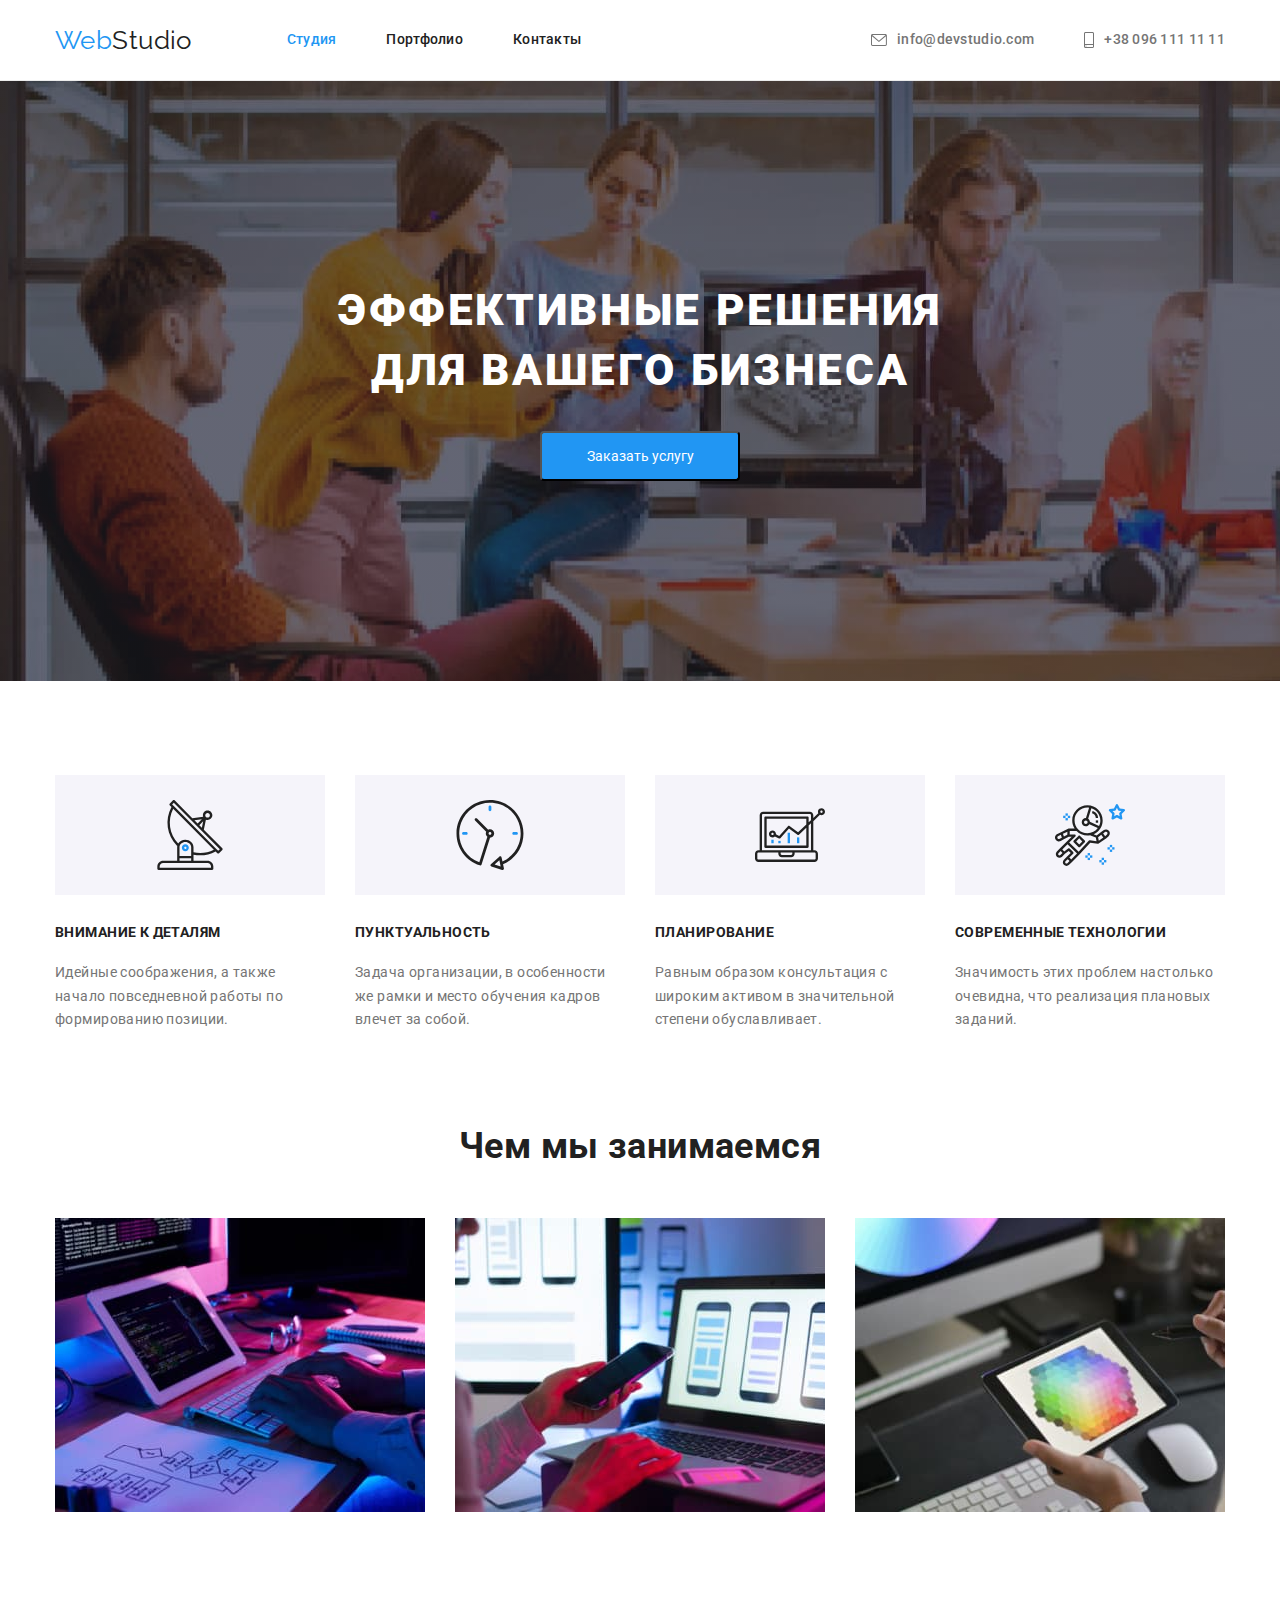
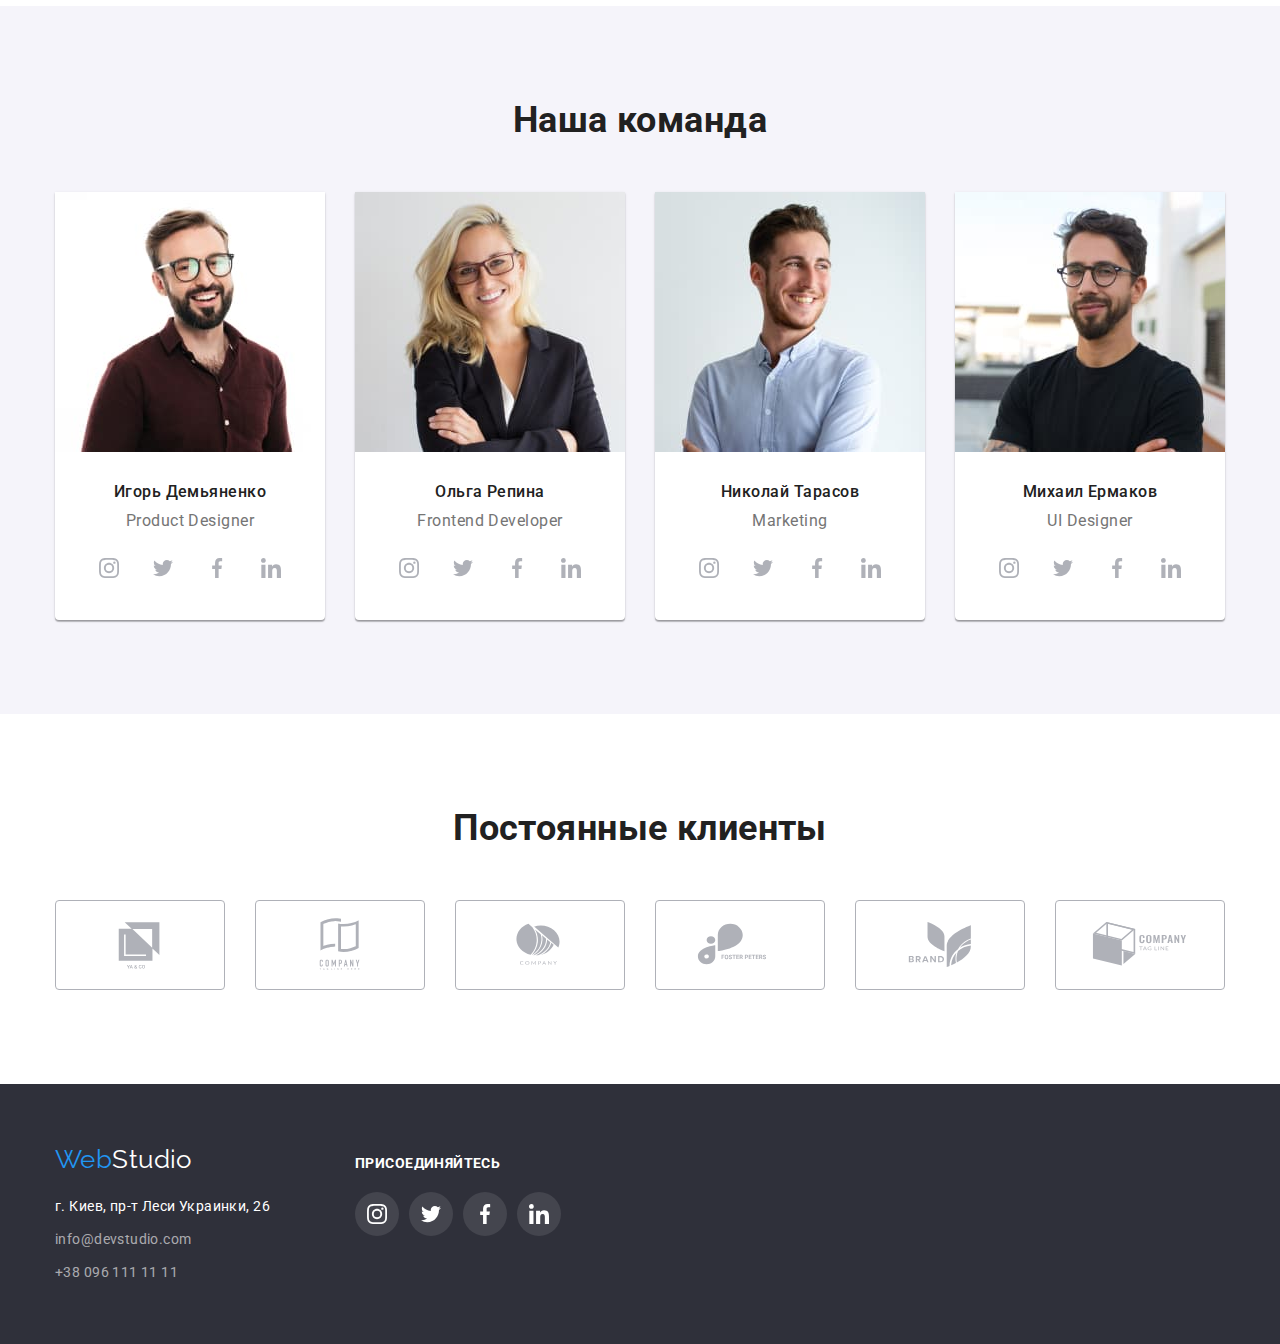
<file: index.html>
<!DOCTYPE html>
<html lang="ru">
<head>
    <meta charset="UTF-8">
    <meta http-equiv="X-UA-Compatible" content="IE=edge">
    <meta name="viewport" content="width=device-width, initial-scale=1.0">
    <title>WebStudio</title>
    <link rel="preconnect" href="https://fonts.googleapis.com">
    <link rel="preconnect" href="https://fonts.gstatic.com" crossorigin>
    <link href="https://fonts.googleapis.com/css2?family=Raleway:wght@700&family=Roboto:wght@400;500;700;900&display=swap" rel="stylesheet">
    <link rel="stylesheet" href="https://cdnjs.cloudflare.com/ajax/libs/modern-normalize/1.1.0/modern-normalize.min.css">
    <link rel="stylesheet" href="./css/styles.css">
</head>
<body>
    <header class="page-header">
        <div class="container main-header">
            <nav class="main-nav">
                <a class="logo" href="./index.html">
                    <span class="logo-color">Web</span>Studio
                </a>
                <ul class="list nav-list">
                    <li class="nav-item"><a class="link nav-link current" href="./index.html">Студия</a></li>
                    <li class="nav-item"><a class="link nav-link" href="./portfolio.html">Портфолио</a></li>
                    <li class="nav-item"><a class="link nav-link" href="">Контакты</a></li>
                </ul>
            </nav>
            <ul class="list nav-info">
                <li class="nav-item">
                    <a class="link nav-contact" href="mailto:info@devstudio.com">
                        <svg class="nav-icon" width="16px" height="12px">
                            <use href="./images/icons.svg#icon-envelope"></use>
                        </svg>
                        info@devstudio.com
                    </a>
                </li>
                <li class="nav-item">
                    <a class="link nav-contact" href="tel:+380961111111">
                        <svg class="nav-icon" width="10px" height="16px">
                            <use href="./images/icons.svg#icon-smartphone"></use>
                        </svg>
                        +38 096 111 11 11
                    </a>
                </li>
            </ul>
        </div>
    </header>

    <main>
        <!-- HERO -->
        <section class="hero">
            <div class="container">
                <h1 class="hero-title">Эффективные решения для вашего бизнеса</h1>
                <button class="hero-button" type="button">Заказать услугу</button>
            </div>
        </section>

        <!-- Особенности -->
        <section class="section features-main">
            <div class="container">
                <h2 class="hide-title">Особенности</h2> <!-- для accessibility. нужно будет спрятать -->
                
                <ul class="list features-list">
                    <li class="features-item icon-antenna">
                        <h3 class="features-title">Внимание к деталям</h3>
                        <p class="features-text">Идейные соображения, а также начало повседневной работы по формированию позиции.</p>
                    </li>
                    <li class="features-item icon-clock">
                        <h3 class="features-title">Пунктуальность</h3>
                        <p class="features-text">Задача организации, в особенности же рамки и место обучения кадров влечет за собой.</p>
                    </li>
                    <li class="features-item icon-diagram">
                        <h3 class="features-title">Планирование</h3>
                        <p class="features-text">Равным образом консультация с широким активом в значительной степени обуславливает.</p>
                    </li>
                    <li class="features-item icon-astraunavt">
                        <h3 class="features-title">Современные технологии</h3>
                        <p class="features-text">Значимость этих проблем настолько очевидна, что реализация плановых заданий.</p>
                    </li>
                </ul>
            </div>
        </section>

        <!-- Чем мы занимаемся -->
        <section class="section">
            <div class="container">
                <h2 class="section-title">Чем мы занимаемся</h2>
                <ul class="list description-list">
                    <li class="description-item">
                        <img class="description-img" width="370" src="./images/description/coding.jpg" alt="Кодировка">
                    </li>
                    <li class="description-item">
                        <img class="description-img" width="370" src="./images/description/phone.jpg" alt="Телефон">
                    </li>
                    <li class="description-item">
                        <img class="description-img" width="370" src="./images/description/tablet.jpg" alt="Планшет">
                    </li>
                </ul>
            </div>
        </section>

        <!-- Наша команда -->
        <section class="section ourteam">
            <div class="container">
                <h2 class="section-title">Наша команда</h2>
                <ul class="list team-list">
                    <li class="team-card">
                        <img width="270" src="./images/team/Igor.jpg" alt="Игорь Демьяненко">
                        <div class="team-layout">
                            <h3 class="team-name">Игорь Демьяненко</h3>
                            <p class="team-description">Product Designer</p>
                            <ul class="list icon-society">
                                <li class="list-society">
                                    <a class="society" target="_blank" rel="noopener noreferrer" href="">
                                        <svg width="20px" height="20px">
                                            <use href="./images/icons.svg#icon-instagram"></use>
                                        </svg>
                                    </a>
                                </li>
                                <li class="list-society">
                                    <a class="society" target="_blank" rel="noopener noreferrer" href="">
                                        <svg width="20px" height="20px">
                                            <use href="./images/icons.svg#icon-twitter"></use>
                                        </svg>
                                    </a>
                                </li>
                                <li class="list-society">
                                    <a class="society" target="_blank" rel="noopener noreferrer" href="">
                                        <svg width="20px" height="20px">
                                            <use href="./images/icons.svg#icon-facebook"></use>
                                        </svg>
                                    </a>
                                </li>
                                <li class="list-society">
                                    <a class="society" target="_blank" rel="noopener noreferrer" href="">
                                        <svg width="20px" height="20px">
                                            <use href="./images/icons.svg#icon-linkedin"></use>
                                        </svg>
                                    </a>
                                </li>
                            </ul>
                        </div>
                    </li>
                    <li class="team-card">
                        <img width="270" src="./images/team/Olga.jpg" alt="Ольга Репина">
                        <div class="team-layout">
                            <h3 class="team-name">Ольга Репина</h3>
                            <p class="team-description">Frontend Developer</p>
                            <ul class="list icon-society">
                                <li class="list-society">
                                    <a class="society" target="_blank" rel="noopener noreferrer" href="">
                                        <svg width="20px" height="20px">
                                            <use href="./images/icons.svg#icon-instagram"></use>
                                        </svg>
                                    </a>
                                </li>
                                <li class="list-society">
                                    <a class="society" target="_blank" rel="noopener noreferrer" href="">
                                        <svg width="20px" height="20px">
                                            <use href="./images/icons.svg#icon-twitter"></use>
                                        </svg>
                                    </a>
                                </li>
                                <li class="list-society">
                                    <a class="society" target="_blank" rel="noopener noreferrer" href="">
                                        <svg width="20px" height="20px">
                                            <use href="./images/icons.svg#icon-facebook"></use>
                                        </svg>
                                    </a>
                                </li>
                                <li class="list-society">
                                    <a class="society" target="_blank" rel="noopener noreferrer" href="">
                                        <svg width="20px" height="20px">
                                            <use href="./images/icons.svg#icon-linkedin"></use>
                                        </svg>
                                    </a>
                                </li>
                            </ul>
                        </div>
                    </li>
                    <li class="team-card">
                        <img width="270" src="./images/team/Nikolay.jpg" alt="Николай Тарасов">
                        <div class="team-layout">
                            <h3 class="team-name">Николай Тарасов</h3>
                            <p class="team-description">Marketing</p>
                            <ul class="list icon-society">
                                <li class="list-society">
                                    <a class="society" target="_blank" rel="noopener noreferrer" href="">
                                        <svg width="20px" height="20px">
                                            <use href="./images/icons.svg#icon-instagram"></use>
                                        </svg>
                                    </a>
                                </li>
                                <li class="list-society">
                                    <a class="society" target="_blank" rel="noopener noreferrer" href="">
                                        <svg width="20px" height="20px">
                                            <use href="./images/icons.svg#icon-twitter"></use>
                                        </svg>
                                    </a>
                                </li>
                                <li class="list-society">
                                    <a class="society" target="_blank" rel="noopener noreferrer" href="">
                                        <svg width="20px" height="20px">
                                            <use href="./images/icons.svg#icon-facebook"></use>
                                        </svg>
                                    </a>
                                </li>
                                <li class="list-society">
                                    <a class="society" target="_blank" rel="noopener noreferrer" href="">
                                        <svg width="20px" height="20px">
                                            <use href="./images/icons.svg#icon-linkedin"></use>
                                        </svg>
                                    </a>
                                </li>
                            </ul>
                        </div>
                    </li>
                    <li class="team-card">
                        <img width="270" src="./images/team/Mihail.jpg" alt="Михаил Ермаков">
                        <div class="team-layout">
                            <h3 class="team-name">Михаил Ермаков</h3>
                            <p class="team-description">UI Designer</p>
                            <ul class="list icon-society">
                                <li class="list-society">
                                    <a class="society" target="_blank" rel="noopener noreferrer" href="">
                                        <svg width="20px" height="20px">
                                            <use href="./images/icons.svg#icon-instagram"></use>
                                        </svg>
                                    </a>
                                </li>
                                <li class="list-society">
                                    <a class="society" target="_blank" rel="noopener noreferrer" href="">
                                        <svg width="20px" height="20px">
                                            <use href="./images/icons.svg#icon-twitter"></use>
                                        </svg>
                                    </a>
                                </li>
                                <li class="list-society">
                                    <a class="society" target="_blank" rel="noopener noreferrer" href="">
                                        <svg width="20px" height="20px">
                                            <use href="./images/icons.svg#icon-facebook"></use>
                                        </svg>
                                    </a>
                                </li>
                                <li class="list-society">
                                    <a class="society" target="_blank" rel="noopener noreferrer" href="">
                                        <svg width="20px" height="20px">
                                            <use href="./images/icons.svg#icon-linkedin"></use>
                                        </svg>
                                    </a>
                                </li>
                            </ul>
                        </div>
                    </li>
                </ul>
            </div>
        </section>

        <!-- Постоянные клиенты -->
        <section class="section">
            <div class="container">
                <h2 class="section-title">Постоянные клиенты</h2>
                <ul class="list clients-list">
                    <li class="icon-list">
                        <a class="link-client" href="">
                            <svg width="106px" height="60px">
                                <use href="./images/icons.svg#icon-logo-1"></use>
                            </svg>
                        </a>
                    </li>
                    <li class="icon-list">
                        <a href="" class="link-client">
                            <svg width="106px" height="60px">
                                <use href="./images/icons.svg#icon-logo-2"></use>
                            </svg>
                        </a>
                    </li>
                    <li class="icon-list">
                        <a href="" class="link-client">
                            <svg width="106" height="60">
                                <use href="./images/icons.svg#icon-logo-3"></use>
                            </svg>
                        </a>
                    </li>
                    <li class="icon-list">
                        <a href="" class="link-client">
                            <svg width="106px" height="60px">
                                <use href="./images/icons.svg#icon-logo-4"></use>
                            </svg>
                        </a>
                    </li>
                    <li class="icon-list">
                        <a href="" class="link-client">
                            <svg width="106px" height="60px">
                                <use href="./images/icons.svg#icon-logo-5"></use>
                            </svg>
                        </a>
                    </li>
                    <li class="icon-list">
                        <a href="" class="link-client">
                            <svg width="106px" height="60px">
                                <use href="./images/icons.svg#icon-logo-6"></use>
                            </svg>
                        </a>
                    </li>
                </ul>
            </div>
        </section>
    </main>

    <footer class="footer">
        <div class="container footer-layer">
            <div>
                <a class="logo footer-logo" href="./index.html">
                    <span class="logo-color">Web</span>Studio
                </a>
                <address>
                    <ul class="list">
                        <li class="footer-item"><a class="link footer-address" href="">г. Киев, пр-т Леси Украинки, 26</a></li>
                        <li class="footer-item"><a class="link footer-mail" href="mailto:info@devstudio.com">info@devstudio.com</a>
                        </li>
                        <li class="footer-item"><a class="link footer-tel" href="tel:+380961111111">+38 096 111 11 11</a></li>
                    </ul>
                </address>
            </div>
            <div class="footer-connect">
                <h3 class="connect-title">присоединяйтесь</h3>
                <ul class="list footer-icons">
                    <li class="list-society">
                        <a class="society society-color" target="blank" rel="noopener noreferrer" href="">
                            <svg width="20px" height="20px">
                                <use href="./images/icons.svg#icon-instagram"></use>
                            </svg>
                        </a>
                    </li>
                    <li class="list-society">
                        <a class="society society-color" target="blank" rel="noopener noreferrer" href="">
                            <svg width="20px" height="20px">
                                <use href="./images/icons.svg#icon-twitter"></use>
                            </svg>
                        </a>
                    </li>
                    <li class="list-society">
                        <a class="society society-color" target="blank" rel="noopener noreferrer" href="">
                            <svg width="20px" height="20px">
                                <use href="./images/icons.svg#icon-facebook"></use>
                            </svg>
                        </a>
                    </li>
                    <li class="list-society">
                        <a class="society society-color" target="blank" rel="noopener noreferrer" href="">
                            <svg width="20px" height="20px">
                                <use href="./images/icons.svg#icon-linkedin"></use>
                            </svg>
                        </a>
                    </li>
                </ul>
            </div>
        </div>
    </footer>
</body>
</html>
</file>
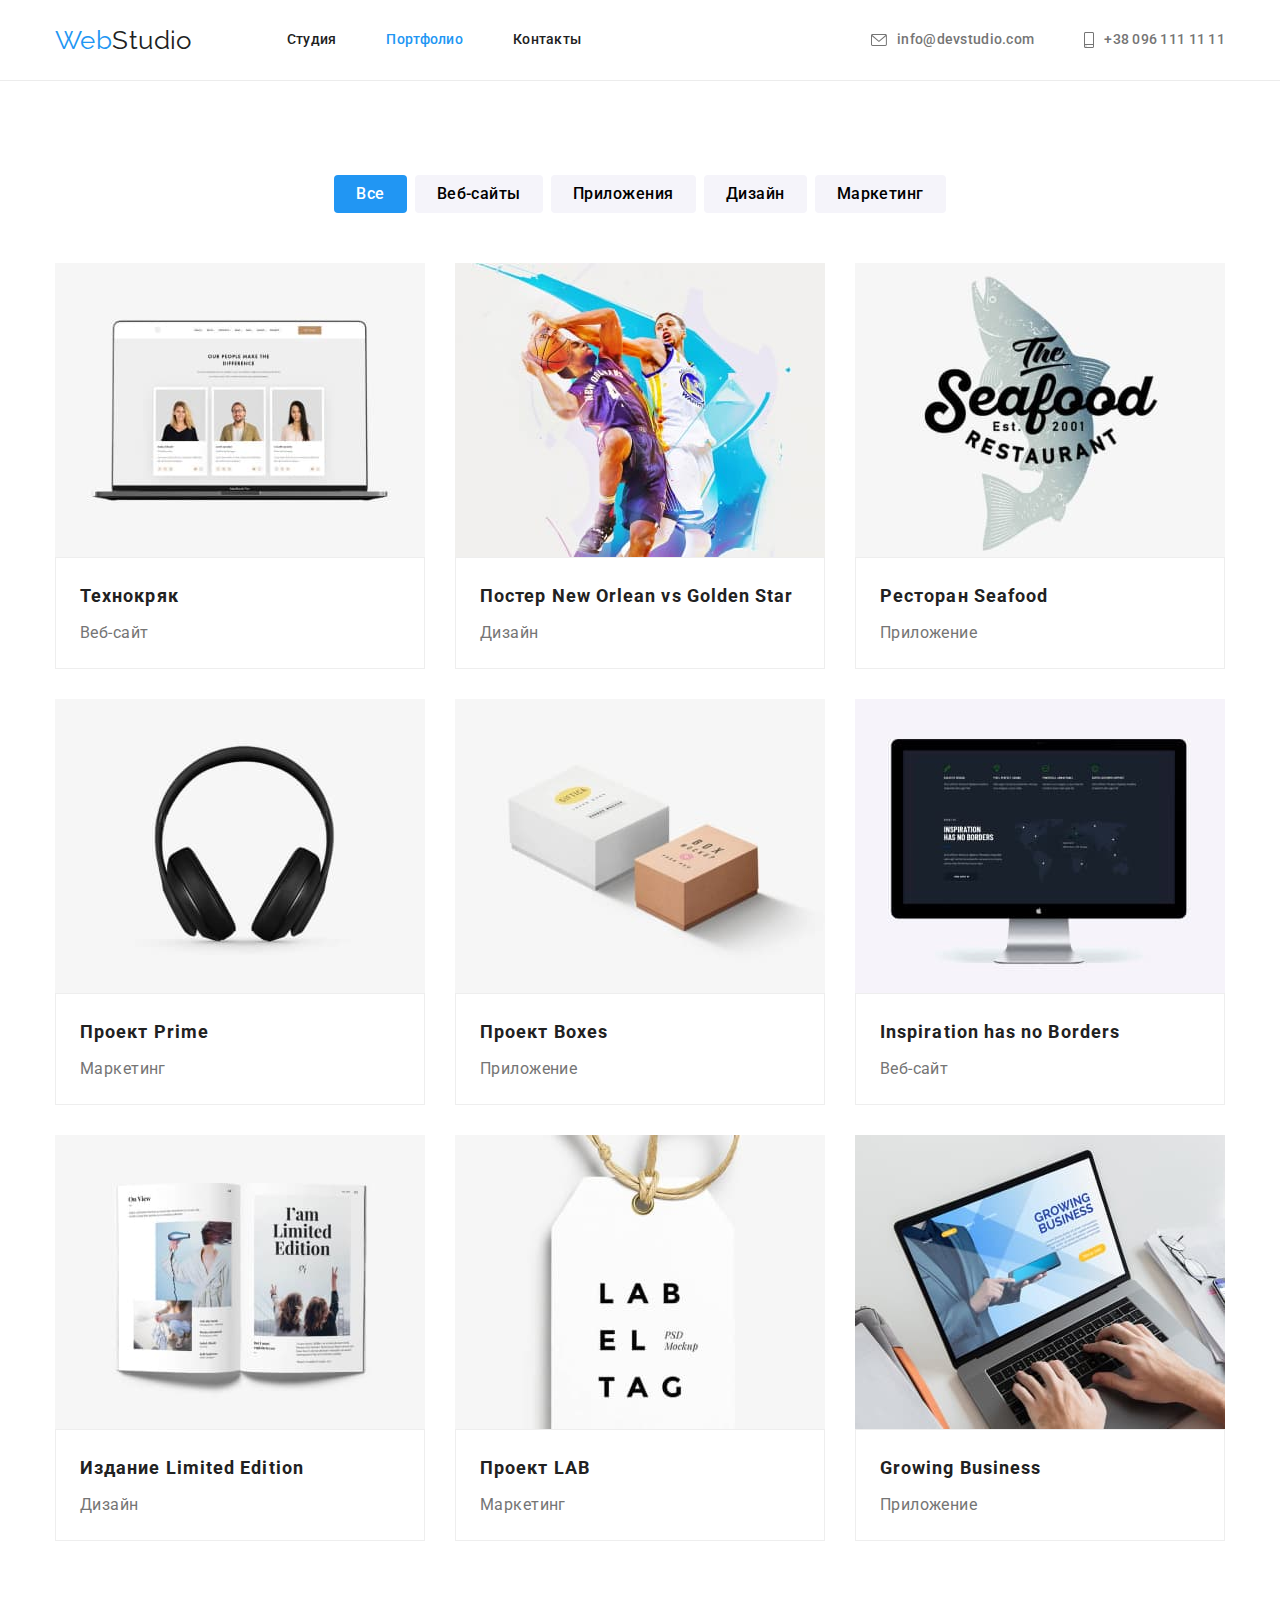
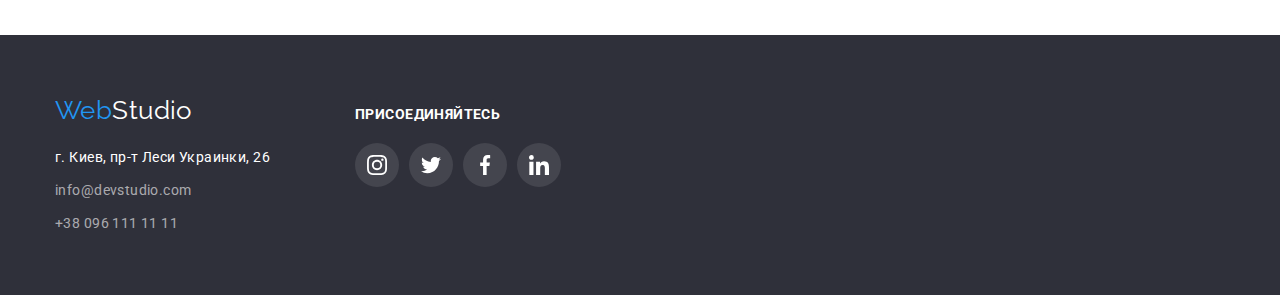
<file: portfolio.html>
<!DOCTYPE html>
<html lang="ru">
<head>
    <meta charset="UTF-8">
    <meta http-equiv="X-UA-Compatible" content="IE=edge">
    <meta name="viewport" content="width=device-width, initial-scale=1.0">
    <title>WebStudio</title>
    <link rel="preconnect" href="https://fonts.googleapis.com">
    <link rel="preconnect" href="https://fonts.gstatic.com" crossorigin>
    <link href="https://fonts.googleapis.com/css2?family=Raleway:wght@700&family=Roboto:wght@400;500;700;900&display=swap" rel="stylesheet">
    <link rel="stylesheet" href="https://cdnjs.cloudflare.com/ajax/libs/modern-normalize/1.1.0/modern-normalize.min.css">
    <link rel="stylesheet" href="./css/styles.css">
</head>
<body>
    <header class="page-header">
        <div class="container main-header">
            <nav class="main-nav">
                <a class="logo" href="./index.html">
                    <span class="logo-color">Web</span>Studio
                </a>
                <ul class="list nav-list">
                    <li class="nav-item"><a class="link nav-link" href="./index.html">Студия</a></li>
                    <li class="nav-item"><a class="link nav-link current" href="./portfolio.html">Портфолио</a></li>
                    <li class="nav-item"><a class="link nav-link" href="">Контакты</a></li>
                </ul>
            </nav>
            <ul class="list nav-info">
                <li class="nav-item">
                    <a class="link nav-contact" href="mailto:info@devstudio.com">
                        <svg class="nav-icon" width="16px" height="12px">
                            <use href="./images/icons.svg#icon-envelope"></use>
                        </svg>
                        info@devstudio.com
                    </a>
                </li>
                <li class="nav-item">
                    <a class="link nav-contact" href="tel:+380961111111">
                        <svg class="nav-icon" width="10px" height="16px">
                            <use class="icon-info" href="./images/icons.svg#icon-smartphone"></use>
                        </svg>
                        +38 096 111 11 11
                    </a>
                </li>
            </ul>
        </div>
    </header>

    <main>
        <!-- Filter -->
        <section class="section">
            <div class="container">
                <h1  class="hide-title">Портфолио</h1> <!-- для accessibility. нужно будет спрятать -->
                <ul class="list filter-list">
                    <li class="filter-item">
                        <button class="filter-button active" type="button">Все</button>
                    </li>
                    <li class="filter-item">
                        <button class="filter-button" type="button">Веб-сайты</button>
                    </li>
                    <li class="filter-item">
                        <button class="filter-button" type="button">Приложения</button>
                    </li>
                    <li class="filter-item">
                        <button class="filter-button" type="button">Дизайн</button>
                    </li>
                    <li class="filter-item">
                        <button class="filter-button" type="button">Маркетинг</button>
                    </li>
                </ul>
                <!-- Portfolio -->
                <ul class="list portfolio">
                    <li class="portfolio-card">
                        <img width="370" src="./images/Portfolio1.jpg" alt="Ноутбук">
                        <div class="portfolio-frame">
                            <h2 class="portfolio-title">Технокряк</h2>
                            <p class="portfolio-description">Веб-сайт</p>
                        </div>
                    </li>
                    <li class="portfolio-card">
                        <img width="370" src="./images/Portfolio2.jpg" alt="Баскетбол">
                        <div class="portfolio-frame">
                            <h2 class="portfolio-title">Постер New Orlean vs Golden Star</h2>
                            <p class="portfolio-description">Дизайн</p>
                        </div>
                    </li>
                    <li class="portfolio-card">
                        <img width="370" src="./images/Portfolio3.jpg" alt="Логотип">
                        <div class="portfolio-frame">
                            <h2 class="portfolio-title">Ресторан Seafood</h2>
                            <p class="portfolio-description">Приложение</p>
                        </div>
                    </li>
                    <li class="portfolio-card">
                        <img width="370" src="./images/Portfolio4.jpg" alt="Наушники">
                        <div class="portfolio-frame">
                            <h2 class="portfolio-title">Проект Prime</h2>
                            <p class="portfolio-description">Маркетинг</p>
                        </div>
                    </li>
                    <li class="portfolio-card">
                        <img width="370" src="./images/Portfolio5.jpg" alt="Коробки">
                        <div class="portfolio-frame">
                            <h2 class="portfolio-title">Проект Boxes</h2>
                            <p class="portfolio-description">Приложение</p>
                        </div>
                    </li>
                    <li class="portfolio-card">
                        <img width="370" src="./images/Portfolio6.jpg" alt="Монитор">
                        <div class="portfolio-frame">
                            <h2 class="portfolio-title">Inspiration has no Borders</h2>
                            <p class="portfolio-description">Веб-сайт</p>
                        </div>
                    </li>
                    <li class="portfolio-card">
                        <img width="370" src="./images/Portfolio7.jpg" alt="Книга">
                        <div class="portfolio-frame">
                            <h2 class="portfolio-title">Издание Limited Edition</h2>
                            <p class="portfolio-description">Дизайн</p>
                        </div>
                    </li>
                    <li class="portfolio-card">
                        <img width="370" src="./images/Portfolio8.jpg" alt="Логотип">
                        <div class="portfolio-frame">
                            <h2 class="portfolio-title">Проект LAB</h2>
                            <p class="portfolio-description">Маркетинг</p>
                        </div>
                    </li>
                    <li class="portfolio-card">
                        <img width="370" src="./images/Portfolio9.jpg" alt="Ноутбук">
                        <div class="portfolio-frame">
                            <h2 class="portfolio-title">Growing Business</h2>
                            <p class="portfolio-description">Приложение</p>
                        </div>
                    </li>
                </ul>
            </div>
        </section>
    </main>

    <footer class="footer">
        <div class="container footer-layer">
            <div>
                <a class="logo footer-logo" href="./index.html">
                    <span class="logo-color">Web</span>Studio
                </a>
                <address>
                    <ul class="list">
                        <li class="footer-item"><a class="link footer-address" href="">г. Киев, пр-т Леси Украинки, 26</a>
                        </li>
                        <li class="footer-item"><a class="link footer-mail"
                                href="mailto:info@devstudio.com">info@devstudio.com</a>
                        </li>
                        <li class="footer-item"><a class="link footer-tel" href="tel:+380961111111">+38 096 111 11 11</a>
                        </li>
                    </ul>
                </address>
            </div>
            <div class="footer-connect">
                <h3 class="connect-title">присоединяйтесь</h3>
                <ul class="list footer-icons">
                    <li class="list-society">
                        <a class="society society-color" target="blank" rel="noopener noreferrer" href="">
                            <svg width="20px" height="20px">
                                <use href="./images/icons.svg#icon-instagram"></use>
                            </svg>
                        </a>
                    </li>
                    <li class="list-society">
                        <a class="society society-color" target="blank" rel="noopener noreferrer" href="">
                            <svg width="20px" height="20px">
                                <use href="./images/icons.svg#icon-twitter"></use>
                            </svg>
                        </a>
                    </li>
                    <li class="list-society">
                        <a class="society society-color" target="blank" rel="noopener noreferrer" href="">
                            <svg width="20px" height="20px">
                                <use href="./images/icons.svg#icon-facebook"></use>
                            </svg>
                        </a>
                    </li>
                    <li class="list-society">
                        <a class="society society-color" target="blank" rel="noopener noreferrer" href="">
                            <svg width="20px" height="20px">
                                <use href="./images/icons.svg#icon-linkedin"></use>
                            </svg>
                        </a>
                    </li>
                </ul>
            </div>
        </div>
    </footer>
</body>
</html>
</file>
<file: css/styles.css>
:root {
    --primary-white-color: #fff;
    --primary-text-color: #212121;
    --secondary-text-color: #757575;
    --accent-color: #2196F3;
    --primary-font-family: Roboto;
    --secondary-font-family: Sans-serif;

}

body {
    font-family: var(--primary-font-family), var(--secondary-font-family);
    font-size: 14px;
    letter-spacing: 0.03em;

    background-color: var(--primary-white-color);
    color: var(--primary-text-color);
}

h1,
h2,
h3,
h4,
ul,
p {
    margin: 0;
    padding: 0;
}

img {
    display: block;
}

/* Утилиты */

.section {
    padding-top: 94px;
    padding-bottom: 94px;
}

.container {
    margin-left: auto;
    margin-right: auto;
    padding-left: 15px;
    padding-right: 15px;

    width: 1200px;
}

.link {
    text-decoration: none;
}

.list {
    list-style: none;
}

.hide-title {
    position: absolute;
    white-space: nowrap;
    width: 1px;
    height: 1px;
    overflow: hidden;
    border: 0;
    padding: 0;
    clip: rect(0 0 0 0);
    clip-path: inset(50%);
    margin: -1px;
}

/* Header */

.page-header {
    border-bottom: 1px solid #ECECEC;
}

.main-header {
    display: flex;
    align-items: center;
}

.main-nav {
    display: flex;
    align-items: center;
}

.logo {
    font-family: 'Raleway';
    font-size: 26px;
    line-height: 1.19;
    text-decoration: none;

    color: var(--primary-text-color)
}

.logo .logo-color {
    color: var(--accent-color);
}

.nav-list {
    display: flex;
    margin-left: 95px;
}

.nav-info {
    display: flex;
    margin-left: auto;
    align-items: center;
}

.nav-item {
    display: flex;
    align-items: center;
    font-weight: 500;
    font-size: 14px;
    line-height: 1.14;
    letter-spacing: 0.02em;
    color: var(--secondary-text-color);

    cursor: pointer;
}

.nav-item:not(:last-child) {
    margin-right: 50px;
}

.nav-link,
.nav-contact {
    padding-top: 32px;
    padding-bottom: 32px;

    font-weight: 500;
    line-height: 1.14;
    letter-spacing: 0.02em;

    color: var(--primary-text-color);
}

.nav-contact {
    display: flex;
    align-items: center;
    color: var(--secondary-text-color);
}

.nav-icon {
    margin-right: 10px;
    fill: currentColor;
}

.nav-icon:hover,
.nav-icon:focus,
.nav-link:hover,
.nav-link:focus,
.nav-contact:hover,
.nav-contact:focus {
    fill: var(--accent-color);
    color: var(--accent-color);
}

.current {
    color: var(--accent-color)
}

/* Hero */

.hero {
    margin: 0px auto;
    padding-top: 200px;
    padding-bottom: 200px;
    max-width: 1600px;
    text-align: center;
    background: #2F303A;

    background-image: linear-gradient(to right,
                rgba(47, 48, 58, 0.4),
                rgba(47, 48, 58, 0.4)),
            url(../images/hero.jpg);
}

.hero-title {
    width: 696px;
    margin: 0px auto 30px auto;

    font-weight: 900;
    font-size: 44px;
    line-height: 1.36;
    letter-spacing: 0.06em;
    text-transform: uppercase;
    text-align: center;

    color: var(--primary-white-color);
}

.hero-button {
    width: 200px;
    height: 50px;

    color: white;
    background: #2196F3;

    border-radius: 4px;
}

/* Особенности */

.features-main {
    padding-bottom: 0px;
}

.features-list {
    display: flex;
}

.features-item {
    width: 270px;
    margin-right: 30px;
}

.features-item:last-child {
    margin-right: 0;
}

.features-item::before {
    display: block;
    content: '';
    height: 120px;
    margin-bottom: 30px;

    background-color: #F5F4FA;
    background-size: 70px;
    background-repeat: no-repeat;
    background-position: center;
}

.icon-antenna::before {
    background-image: url(../images/features/antenna.svg);
}

.icon-clock::before {
    background-image: url(../images/features/clock.svg);
}

.icon-diagram::before {
    background-image: url(../images/features/diagram.svg);
}

.icon-astraunavt::before {
    background-image: url(../images/features/astronaut.svg);
}

.features-title {
    margin-bottom: 20px;
    font-size: 14px;
    line-height: 1.14;
    text-transform: uppercase;
}

.features-text {
    line-height: 1.71;
    
    color: var(--secondary-text-color);
}

/* Чем мы занимаемся */

.section-title {
    margin-bottom: 50px;
    font-size: 36px;
    line-height: 1.16;
    text-align: center;
}

.description-list {
    display: flex;
}

.description-item:not(:last-child) {
    margin-right: 30px;
}

/* Наша команда */

.ourteam {
    background-color: #F5F4FA;
}

.team-list {
    display: flex;
}

.team-card {
    box-shadow: 0px 1px 3px rgb(0 0 0 / 12%), 0px 1px 1px rgb(0 0 0 / 14%), 0px 2px 1px rgb(0 0 0 / 20%);
    border-radius: 0px 0px 4px 4px;
    
    background-color: #FFFFFF;
}

.team-card:not(:last-child){
    margin-right: 30px;
}

.team-layout {
    padding-top: 30px;
    padding-bottom: 30px;
}

.team-name {
    margin-bottom: 10px;

    font-weight: 500;
    font-size: 16px;
    line-height: 1.19;
    letter-spacing: 0.03em;
    text-align: center;
}

.team-description {
    margin-bottom: 16px;
    font-size: 16px;
    line-height: 1.19;
    letter-spacing: 0.03em;
    text-align: center;

    color: var(--secondary-text-color);
}

.icon-society {
    display: flex;
    padding: 0;
    justify-content: center;
    /* margin-top: 16px; */
    /* margin: 16px 32px 0px 32px; */
    list-style: none;
}

.list-society {
    display: block;
    content: '';
    margin-right: 10px;
    border-radius: 50%;

    cursor: pointer;
}

.list-society:last-child {
    margin-right: 0px;
}

.society {
    display: flex;
    justify-content: center;
    align-items: center;
    width: 44px;
    height: 44px;
    border-radius: 50%;
    background-color: rgba(255, 255, 255, 0.1);
    fill: #AFB1B8;
}

.society:hover,
.society:focus {
    fill: #fff;
    background-color: var(--accent-color);
}

.society-color {
    fill: #fff;
}

/* Постоянные клиенты */

.clients-list {
    display: flex;
}

.icon-list:not(:last-child) {
    margin-right: 30px;
}

.link-client {
    display: flex;
    content: '';
    align-items: center;
    justify-content: center;
    width: 170px;
    height: 90px;

    fill: #AFB1B8;
    background-color: white;

    border: 1px solid #AFB1B8;
    box-sizing: border-box;
    border-radius: 4px;

    cursor: pointer;
}

.link-client:hover,
.link-client:focus {
    border: 1px solid #2196F3;
    fill: #2196F3;
}

/* Filter */

.filter-list {
    display: flex;
    margin-bottom: 50px;
    justify-content: center;
}

.filter-button {
    padding: 6px 22px 6px 22px;
    font-weight: 500;
    font-size: 16px;
    line-height: 1.625;
    letter-spacing: 0.03em;
    text-align: center;
    border: 0px;
    border-radius: 4px;

    cursor: pointer;

    background-color: #F5F4FA;
}

.filter-item:not(:last-child) {
    margin-right: 8px;
}

.filter-button:hover,
.filter-button:focus {
    color: var(--primary-white-color);
    background-color: var(--accent-color);
    filter: drop-shadow(0px 4px 4px rgba(0, 0, 0, 0.25));
}

.active {
    color: var(--primary-white-color);
    background-color: var(--accent-color);   
}

/* Portfolio */

.portfolio {
    display: flex;
    flex-wrap: wrap;
}

.portfolio-card {
    width: calc((100% - 60px) / 3);
    margin-right: 30px;
    margin-bottom: 30px;
}

.portfolio-card:nth-child(3n) {
    margin-right: 0px;
}

.portfolio-card:nth-last-child(-n+3) {
    margin-bottom: 0px;
}

.portfolio-card:hover,
.portfolio-card:focus {
    box-shadow: 0px 1px 1px rgba(0, 0, 0, 0.12), 0px 4px 4px rgba(0, 0, 0, 0.06), 1px 4px 6px rgba(0, 0, 0, 0.16);
}

.portfolio-frame {
    padding-top: 20px;
    padding-bottom: 20px;
    padding-right: 24px;
    padding-left: 24px;

    border: 1px solid #EEEEEE;
}

.portfolio-title {
    margin-bottom: 4px;
    font-size: 18px;
    line-height: 2;
    letter-spacing: 0.06em;
}

.portfolio-description {
    font-size: 16px;
    line-height: 1.87;

    color: var(--secondary-text-color)
}

/* Footer */

.footer {
    padding-top: 60px;
    padding-bottom: 60px;

    background-color: #2F303A;
}

.footer-layer {
    display: flex;
    align-items: baseline;
}

.footer-logo {
    display: block;
    margin-bottom: 20px;
}

.footer .logo {
    color: var(--primary-white-color);
}

.footer-address,
.footer-mail,
.footer-tel {
    font-style: normal;
    line-height: 1.71;
    text-decoration: none;

    color: rgba(255, 255, 255, 0.6);
}

.footer-address {
    color: var(--primary-white-color);
}

.footer-item:not(:last-child) {
    margin-bottom: 9px;
}

.footer-mail:hover,
.footer-tel:hover,
.footer-mail:focus,
.footer-tel:focus {
    color: var(--accent-color);
}

.footer-connect {
    margin-left: 85px;
}

.connect-title {
    margin-bottom: 20px;

    font-weight: bold;
    font-size: 14px;
    line-height: 1.14;
    letter-spacing: 0.03em;
    text-transform: uppercase;
    color: #FFFFFF;
}

.footer-icons {
    display: flex;
}
</file>
